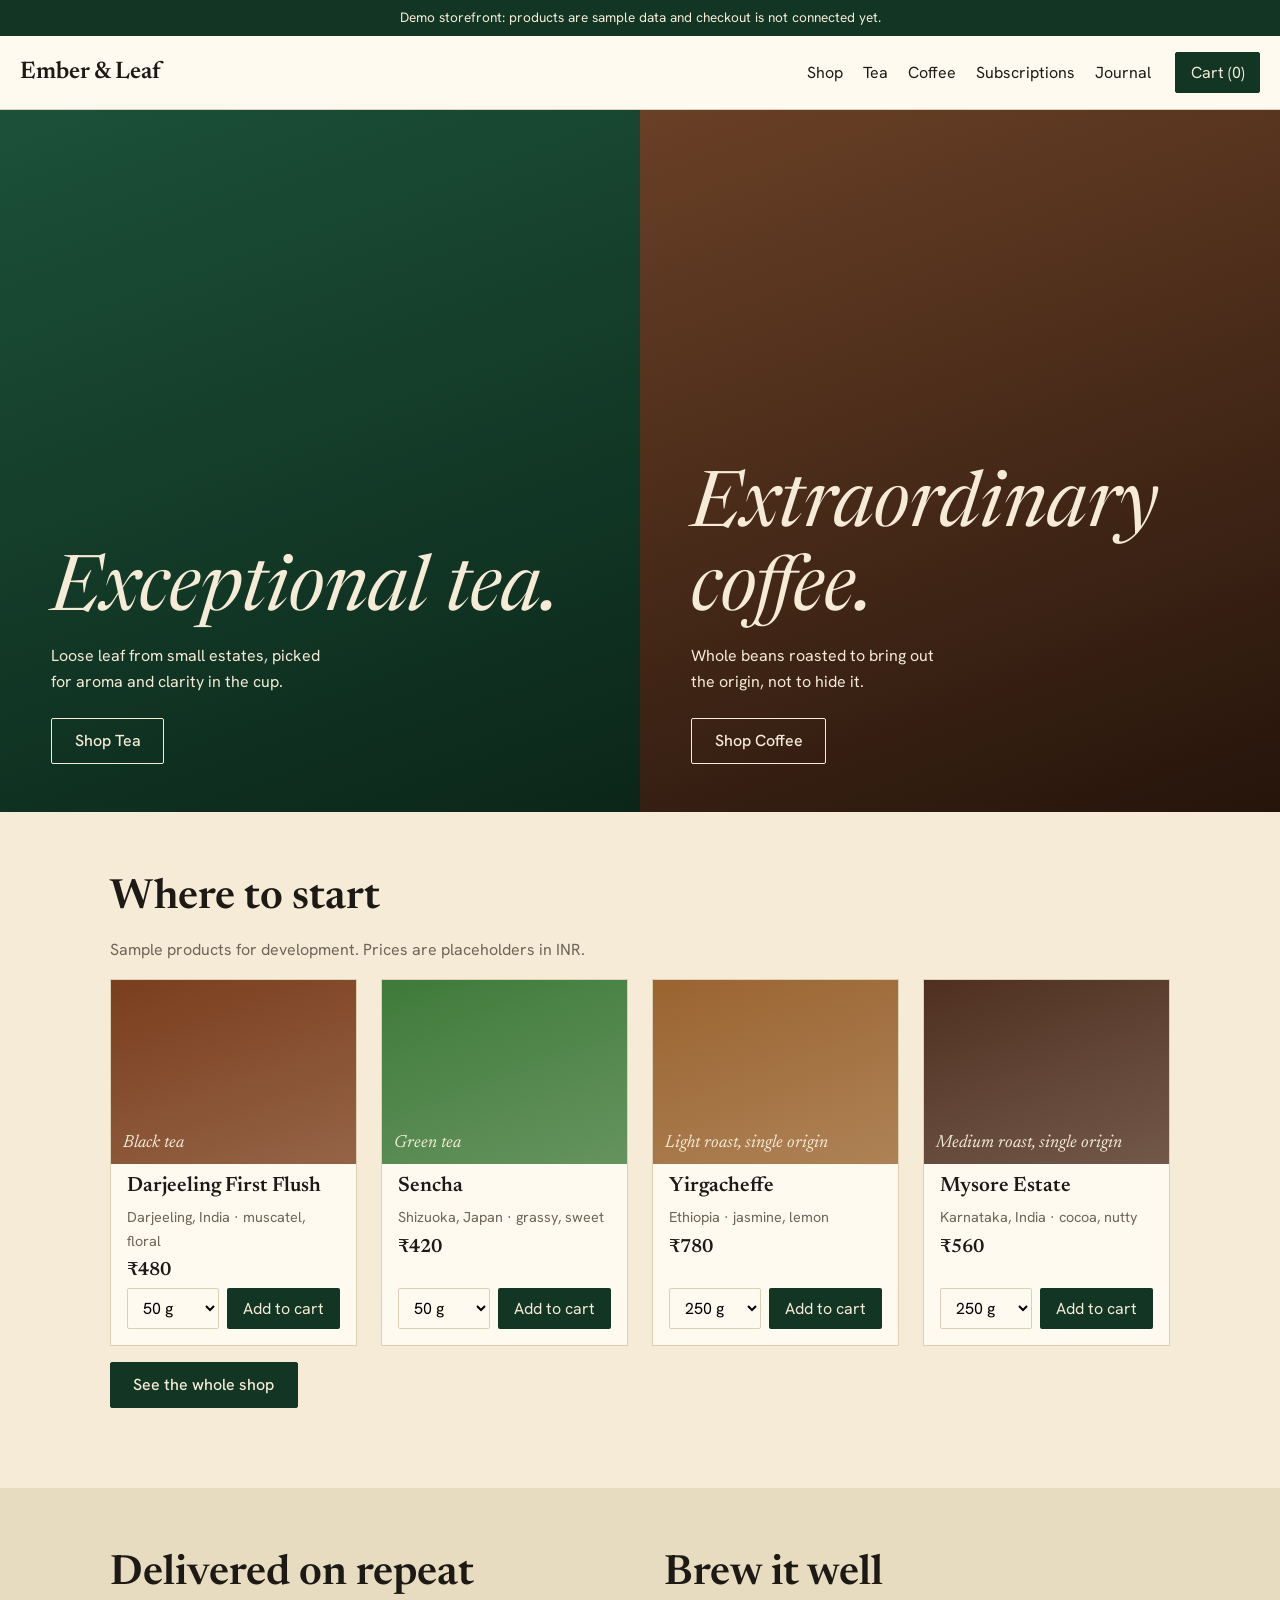
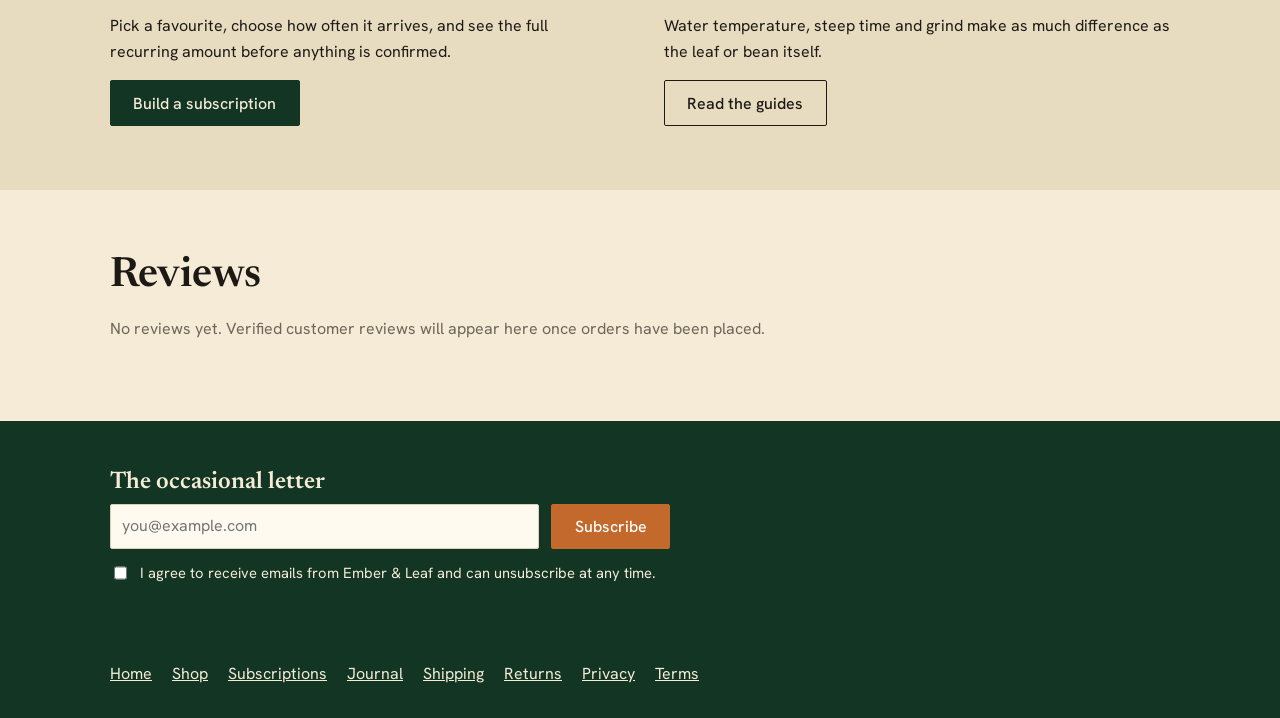
<file: index.html>
<!doctype html>
<html lang="en">
<head>
<meta charset="utf-8">
<meta name="viewport" content="width=device-width, initial-scale=1">
<title>Exceptional tea. Extraordinary coffee. – Ember &amp; Leaf</title>
<meta name="description" content="Loose-leaf tea and specialty coffee beans, delivered once or on repeat.">
<link rel="preconnect" href="https://fonts.googleapis.com">
<link rel="preconnect" href="https://fonts.gstatic.com" crossorigin>
<link href="https://fonts.googleapis.com/css2?family=Newsreader:ital,opsz,wght@0,6..72,400;0,6..72,600;1,6..72,400&family=Hanken+Grotesk:wght@400;500;700&display=swap" rel="stylesheet">
<link rel="stylesheet" href="style.css">
</head>
<body data-page="home">
<main id="main">
<section class="hero" aria-label="Shop by tea or coffee">
  <div class="panel tea" tabindex="0">
    <h1>Exceptional tea.</h1>
    <p>Loose leaf from small estates, picked for aroma and clarity in the cup.</p>
    <a class="btn" href="shop.html?cat=tea">Shop Tea</a>
  </div>
  <div class="panel coffee" tabindex="0">
    <h1>Extraordinary coffee.</h1>
    <p>Whole beans roasted to bring out the origin, not to hide it.</p>
    <a class="btn" href="shop.html?cat=coffee">Shop Coffee</a>
  </div>
</section>
<section class="wrap">
  <h2>Where to start</h2>
  <p class="muted">Sample products for development. Prices are placeholders in INR.</p>
  <div id="featured" class="grid"></div>
  <p><a class="btn solid" href="shop.html">See the whole shop</a></p>
</section>
<section class="band"><div class="wrap two">
  <div><h2>Delivered on repeat</h2><p>Pick a favourite, choose how often it arrives, and see the full recurring amount before anything is confirmed.</p><a class="btn solid" href="subscriptions.html">Build a subscription</a></div>
  <div><h2>Brew it well</h2><p>Water temperature, steep time and grind make as much difference as the leaf or bean itself.</p><a class="btn" href="journal.html">Read the guides</a></div>
</div></section>
<section class="wrap"><h2>Reviews</h2><p class="muted">No reviews yet. Verified customer reviews will appear here once orders have been placed.</p></section>
</main>
<script src="script.js"></script>
</body>
</html>
</file>
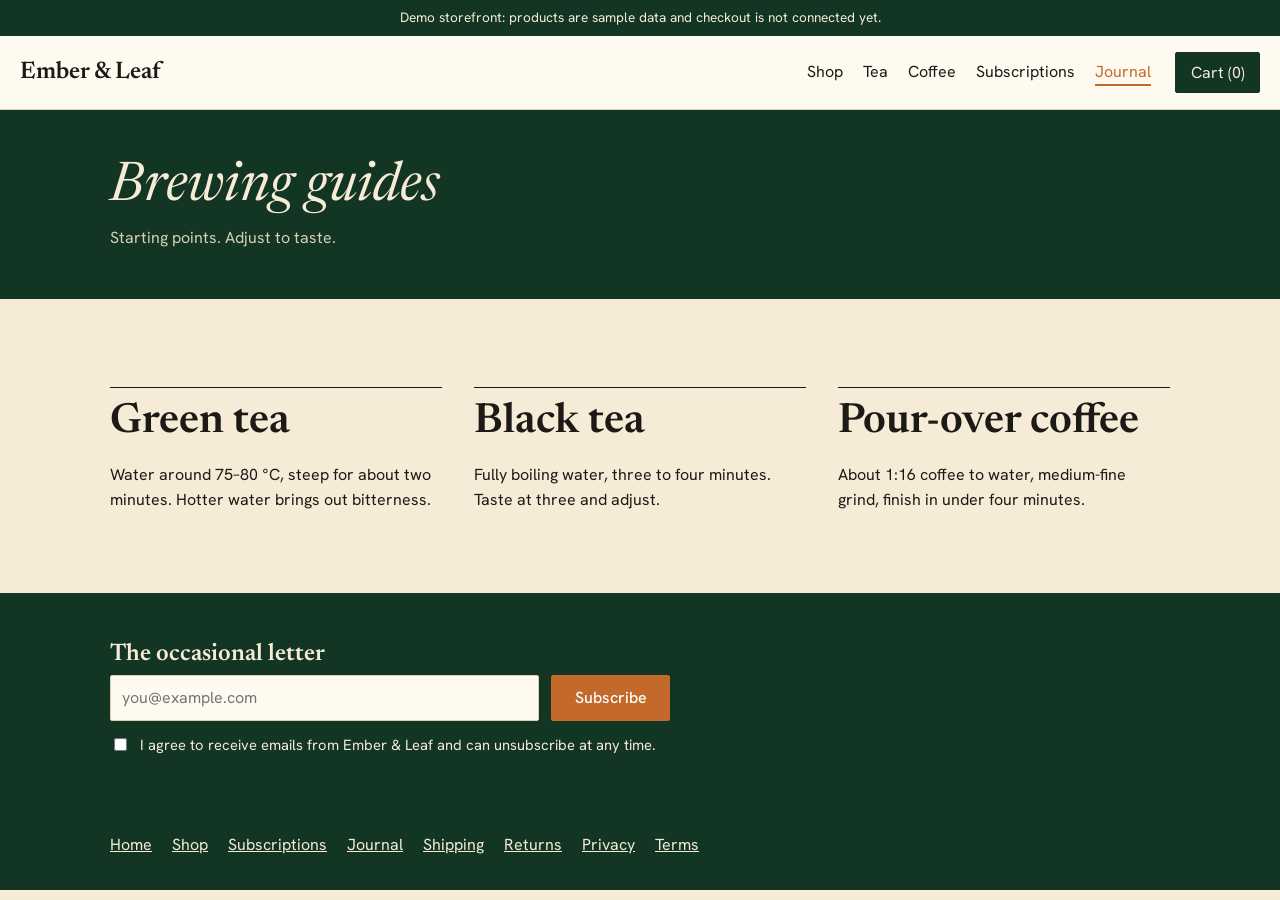
<file: journal.html>
<!doctype html>
<html lang="en">
<head>
<meta charset="utf-8">
<meta name="viewport" content="width=device-width, initial-scale=1">
<title>Journal – Ember &amp; Leaf</title>
<meta name="description" content="Brewing guides for tea and coffee.">
<link rel="preconnect" href="https://fonts.googleapis.com">
<link rel="preconnect" href="https://fonts.gstatic.com" crossorigin>
<link href="https://fonts.googleapis.com/css2?family=Newsreader:ital,opsz,wght@0,6..72,400;0,6..72,600;1,6..72,400&family=Hanken+Grotesk:wght@400;500;700&display=swap" rel="stylesheet">
<link rel="stylesheet" href="style.css">
</head>
<body data-page="journal">
<main id="main">
<div class="pagehead"><div class="wrap"><h1>Brewing guides</h1><p>Starting points. Adjust to taste.</p></div></div>
<section class="wrap"><div class="guides">
  <article><h2>Green tea</h2><p>Water around 75–80 °C, steep for about two minutes. Hotter water brings out bitterness.</p></article>
  <article><h2>Black tea</h2><p>Fully boiling water, three to four minutes. Taste at three and adjust.</p></article>
  <article><h2>Pour-over coffee</h2><p>About 1:16 coffee to water, medium-fine grind, finish in under four minutes.</p></article>
</div></section>
</main>
<script src="script.js"></script>
</body>
</html>
</file>
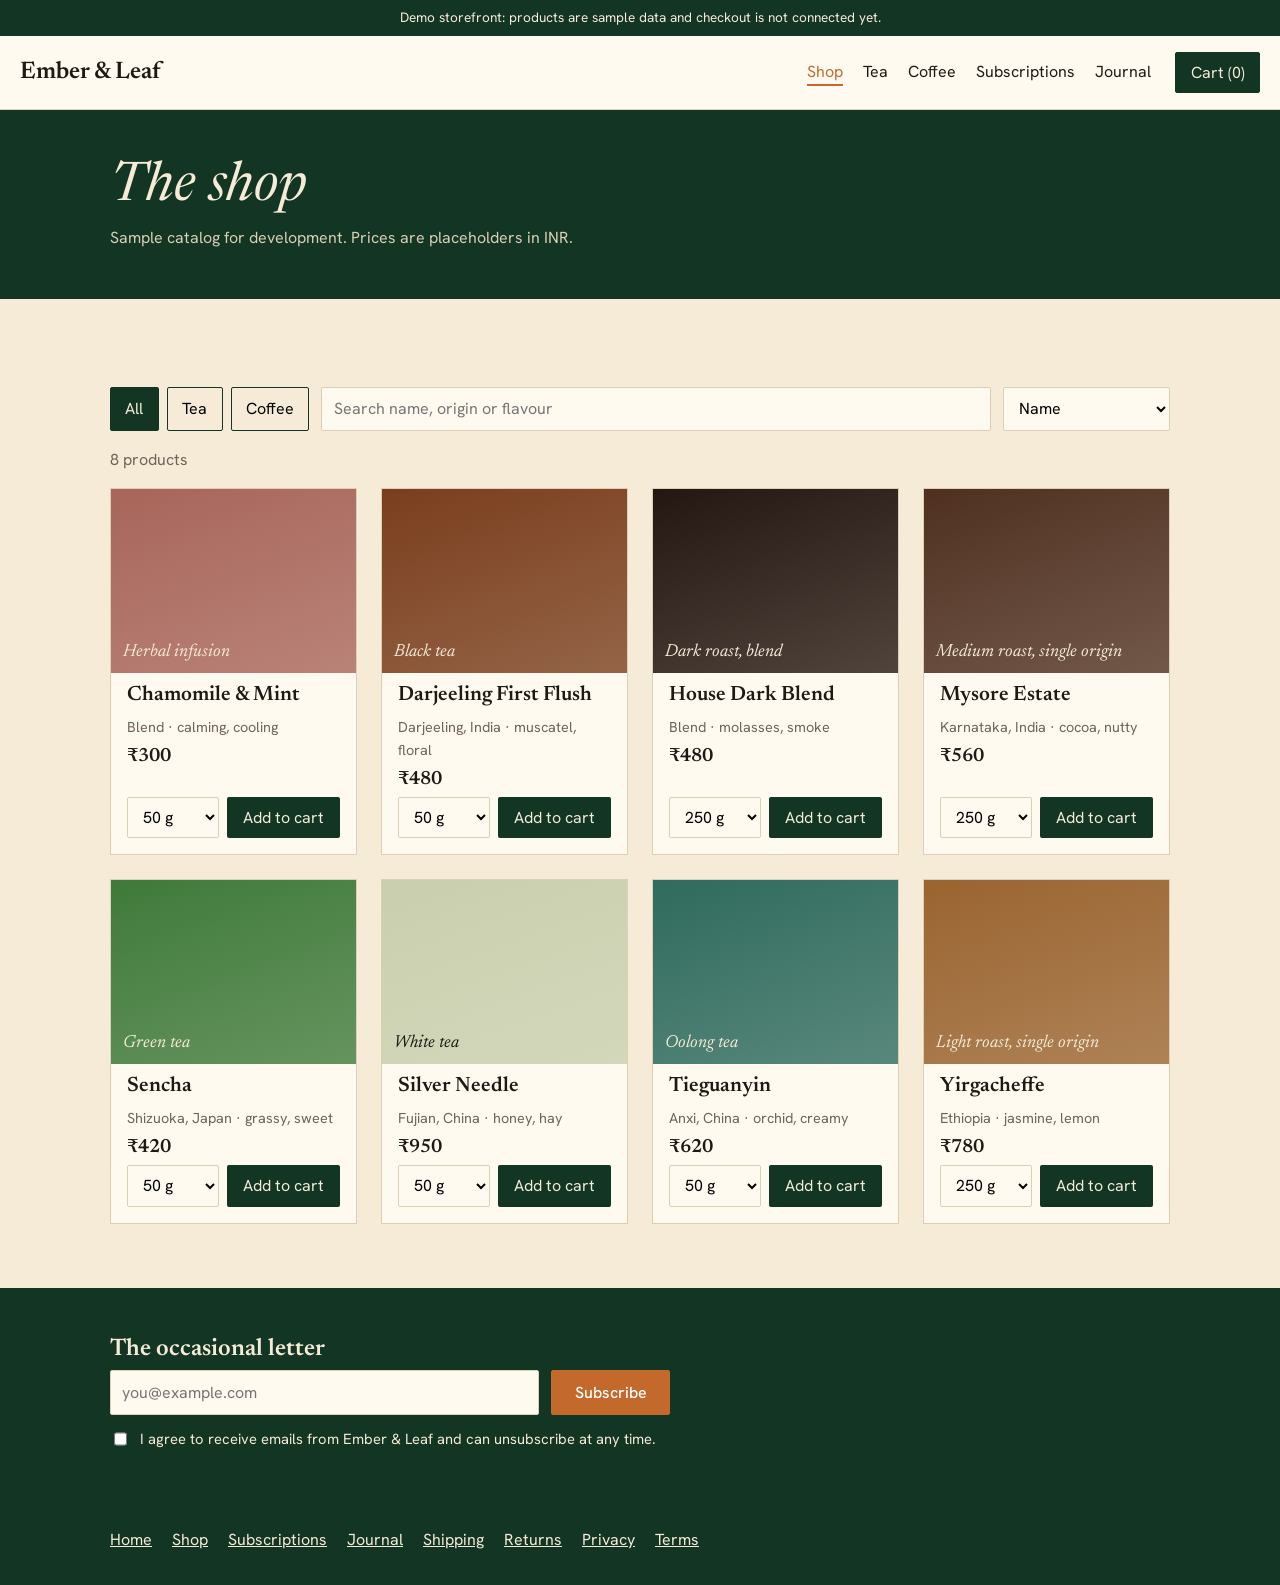
<file: shop.html>
<!doctype html>
<html lang="en">
<head>
<meta charset="utf-8">
<meta name="viewport" content="width=device-width, initial-scale=1">
<title>Shop – Ember &amp; Leaf</title>
<meta name="description" content="Browse loose-leaf tea and specialty coffee beans.">
<link rel="preconnect" href="https://fonts.googleapis.com">
<link rel="preconnect" href="https://fonts.gstatic.com" crossorigin>
<link href="https://fonts.googleapis.com/css2?family=Newsreader:ital,opsz,wght@0,6..72,400;0,6..72,600;1,6..72,400&family=Hanken+Grotesk:wght@400;500;700&display=swap" rel="stylesheet">
<link rel="stylesheet" href="style.css">
</head>
<body data-page="shop">
<main id="main">
<div class="pagehead"><div class="wrap"><h1 id="shop-title">The shop</h1><p>Sample catalog for development. Prices are placeholders in INR.</p></div></div>
<section class="wrap">
  <div class="tools">
    <div class="chips" role="group" aria-label="Category">
      <button data-filter="all" aria-pressed="true">All</button>
      <button data-filter="tea" aria-pressed="false">Tea</button>
      <button data-filter="coffee" aria-pressed="false">Coffee</button>
    </div>
    <label class="sr" for="q">Search products</label>
    <input id="q" type="search" placeholder="Search name, origin or flavour">
    <label class="sr" for="sort">Sort</label>
    <select id="sort"><option value="name">Name</option><option value="low">Price: low to high</option><option value="high">Price: high to low</option></select>
  </div>
  <p id="result-count" class="muted" aria-live="polite"></p>
  <div id="grid" class="grid"></div>
</section>
</main>
<script src="script.js"></script>
</body>
</html>
</file>
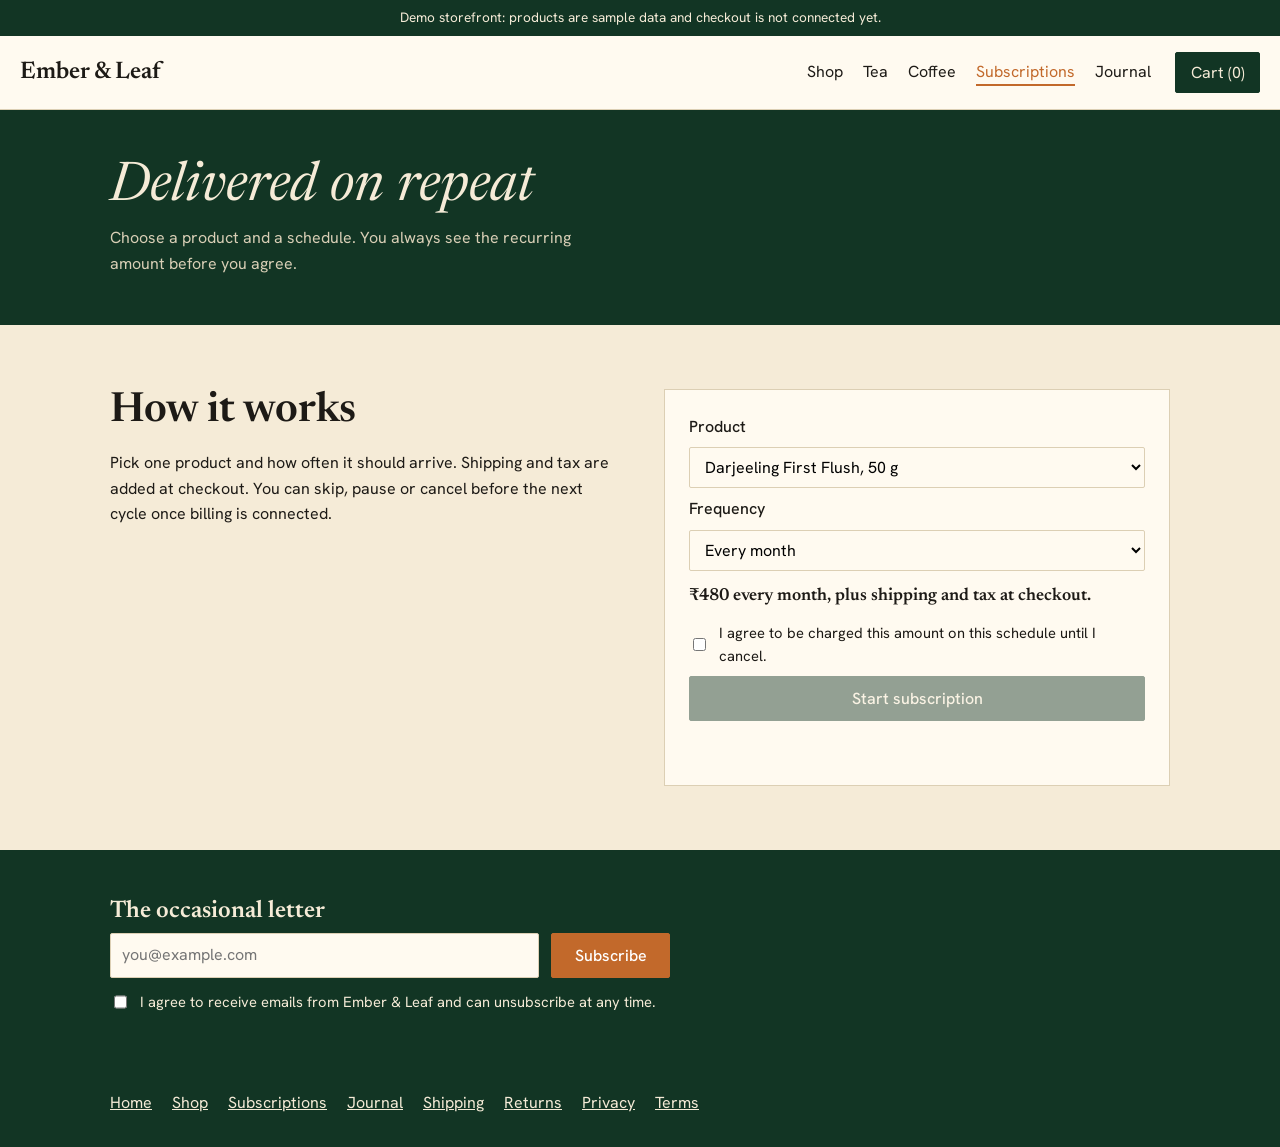
<file: subscription.html>
<!doctype html>
<html lang="en">
<head>
<meta charset="utf-8">
<meta name="viewport" content="width=device-width, initial-scale=1">
<title>Subscriptions – Ember &amp; Leaf</title>
<meta name="description" content="Tea and coffee delivered on a schedule you choose.">
<link rel="preconnect" href="https://fonts.googleapis.com">
<link rel="preconnect" href="https://fonts.gstatic.com" crossorigin>
<link href="https://fonts.googleapis.com/css2?family=Newsreader:ital,opsz,wght@0,6..72,400;0,6..72,600;1,6..72,400&family=Hanken+Grotesk:wght@400;500;700&display=swap" rel="stylesheet">
<link rel="stylesheet" href="style.css">
</head>
<body data-page="subs">
<main id="main">
<div class="pagehead"><div class="wrap"><h1>Delivered on repeat</h1><p>Choose a product and a schedule. You always see the recurring amount before you agree.</p></div></div>
<section class="wrap two">
  <div><h2>How it works</h2><p>Pick one product and how often it should arrive. Shipping and tax are added at checkout. You can skip, pause or cancel before the next cycle once billing is connected.</p></div>
  <form id="sub-form" class="box">
    <label for="sub-product">Product</label><select id="sub-product"></select>
    <label for="sub-freq">Frequency</label>
    <select id="sub-freq"><option value="Every week">Every week</option><option value="Every 2 weeks">Every 2 weeks</option><option value="Every month" selected>Every month</option></select>
    <p id="sub-summary" class="sum"></p>
    <label class="check"><input type="checkbox" id="sub-consent"> I agree to be charged this amount on this schedule until I cancel.</label>
    <button class="btn solid" id="sub-go" disabled>Start subscription</button>
    <p id="sub-msg" class="muted" role="status"></p>
  </form>
</section>
</main>
<script src="script.js"></script>
</body>
</html>
</file>
<file: style.css>
:root{--forest:#123524;--cream:#f5ebd7;--paper:#fffaf0;--sage:#b9c9a3;--coffee:#3b2417;--copper:#c2692b;--ink:#1d1a16;--line:#dccfb4;--muted:#6e6558;
--serif:"Newsreader",Georgia,serif;--sans:"Hanken Grotesk",system-ui,sans-serif}
*{box-sizing:border-box}
html{scroll-behavior:smooth}
body{margin:0;background:var(--cream);color:var(--ink);font:1rem/1.6 var(--sans)}
h1,h2,h3{font-family:var(--serif);font-weight:600;line-height:1.1;margin:0 0 .5rem}
h2{font-size:clamp(1.8rem,4vw,2.6rem)}
a{color:inherit}
:focus-visible{outline:3px solid var(--copper);outline-offset:2px}
.sr{position:absolute;width:1px;height:1px;overflow:hidden;clip:rect(0 0 0 0)}
.skip{position:absolute;left:-999px}.skip:focus{left:1rem;top:1rem;background:#fff;padding:.5rem;z-index:99}
.wrap{max-width:1100px;margin:0 auto;padding:4rem 1.25rem}
.muted{color:var(--muted)}
.bar{margin:0;background:var(--forest);color:var(--cream);text-align:center;font-size:.85rem;padding:.45rem 1rem}
.head{display:flex;align-items:center;gap:1.5rem;padding:1rem 1.25rem;border-bottom:1px solid var(--line);position:sticky;top:0;background:var(--cream);z-index:5}
.logo{font:600 1.5rem var(--serif);text-decoration:none;margin-right:auto}
.head nav{display:flex;gap:1.25rem}.head nav a{text-decoration:none}.head nav a:hover{color:var(--copper)}
.cart-btn,.chips button,#close-cart{font:inherit;border:1px solid var(--forest);background:none;border-radius:2px;padding:.4rem .9rem;cursor:pointer}
.cart-btn{background:var(--forest);color:var(--cream)}

/* Hero: two halves, the hovered/focused half widens */
.hero{display:flex;min-height:78vh}
.panel{flex:1;display:flex;flex-direction:column;justify-content:flex-end;padding:3rem clamp(1.25rem,4vw,3.5rem);transition:flex .5s ease;color:var(--cream)}
.panel:hover,.panel:focus-within{flex:1.5}
.panel h1{font-size:clamp(2.4rem,6vw,5rem);font-weight:400;font-style:italic}
.panel p{max-width:30ch;margin:0 0 1.5rem}
.tea{background:var(--forest)}.coffee{background:var(--coffee)}
.btn{display:inline-block;align-self:flex-start;padding:.7rem 1.4rem;border:1px solid currentColor;text-decoration:none;font:500 1rem var(--sans);background:none;color:inherit;cursor:pointer;border-radius:2px;transition:background .2s,color .2s}
.btn:hover{background:var(--cream);color:var(--ink)}
.btn.solid{background:var(--forest);color:var(--cream);border-color:var(--forest)}
.btn.solid:hover{background:var(--copper);border-color:var(--copper);color:#fff}
.btn:disabled{opacity:.45;cursor:not-allowed}

.tools{display:flex;flex-wrap:wrap;gap:.75rem;margin:1.5rem 0 .5rem}
.chips{display:flex;gap:.5rem}
.chips button[aria-pressed=true]{background:var(--forest);color:var(--cream)}
input[type=search],input[type=email],select{font:inherit;padding:.5rem .7rem;border:1px solid var(--line);background:#fff;border-radius:2px;min-width:0}
input[type=search]{flex:1;min-width:200px}

.grid{display:grid;grid-template-columns:repeat(auto-fill,minmax(240px,1fr));gap:1.5rem;margin-top:1rem}
.card{display:flex;flex-direction:column;border-top:2px solid var(--ink);padding-top:.75rem}
.swatch{aspect-ratio:4/3;display:flex;align-items:flex-end;padding:.75rem;color:var(--cream);font:italic 1.1rem var(--serif);margin-bottom:.75rem}
.swatch.tea{background:var(--forest)}.swatch.coffee{background:var(--coffee)}
.card h3{font-size:1.3rem}
.card .meta{color:var(--muted);font-size:.9rem;margin:0}
.card .price{font:600 1.2rem var(--serif);margin:.5rem 0}
.buy{display:flex;gap:.5rem;margin-top:auto}.buy select{flex:1}
.buy button{padding:.5rem 1rem;border:0;background:var(--forest);color:var(--cream);cursor:pointer;border-radius:2px;font:inherit}
.buy button:hover{background:var(--copper)}
.empty{grid-column:1/-1;padding:2rem 0}

.band{background:var(--sage)}
.band.sage{background:var(--sage)}
#subscribe{background:#e9e2d2}
.two{display:grid;grid-template-columns:1fr 1fr;gap:3rem;align-items:start}
.box{background:#fff;padding:1.5rem;border:1px solid var(--line);display:grid;gap:.5rem}
.box label{font-weight:500}
.sum{font:600 1.1rem var(--serif);margin:.5rem 0}
.check{display:flex;gap:.6rem;font-weight:400!important;font-size:.92rem}
.guides{display:grid;grid-template-columns:repeat(auto-fit,minmax(240px,1fr));gap:2rem;margin-top:1.5rem}
.guides article{border-top:1px solid var(--ink);padding-top:.75rem}
.news{display:flex;flex-wrap:wrap;gap:.75rem;max-width:560px}.news input[type=email]{flex:1;min-width:220px}.full{flex-basis:100%}
.foot{background:var(--forest);color:var(--cream)}
.foot .wrap{padding:2rem 1.25rem;display:flex;flex-wrap:wrap;justify-content:space-between;gap:1rem}
.foot nav{display:flex;gap:1.25rem}

.scrim{position:fixed;inset:0;background:rgba(0,0,0,.4);z-index:9}
.cart{position:fixed;top:0;right:0;bottom:0;width:min(400px,100%);background:var(--cream);z-index:10;display:flex;flex-direction:column;transform:translateX(100%);transition:transform .3s ease;padding:1.25rem}
.cart.open{transform:none}
.cart-top{display:flex;justify-content:space-between;align-items:center}
#cart-items{flex:1;overflow:auto}
.line{display:grid;grid-template-columns:1fr auto;gap:.25rem;padding:.75rem 0;border-bottom:1px solid var(--line)}
.qty{display:flex;align-items:center;gap:.4rem}.qty button{width:1.8rem;height:1.8rem;border:1px solid var(--line);background:#fff;cursor:pointer}
.total{display:flex;justify-content:space-between;font-size:1.15rem;margin:.5rem 0}
.cart-foot .btn{width:100%;text-align:center}

@media(max-width:760px){.hero{flex-direction:column;min-height:auto}.panel{min-height:55vh}.two{grid-template-columns:1fr}.head nav{display:none}}
@media(prefers-reduced-motion:reduce){*{transition:none!important;scroll-behavior:auto!important}}

/* v2: warmer grading, inner pages */
.tea{background:linear-gradient(160deg,#1c5139,#0b2619)}
.coffee{background:linear-gradient(160deg,#6a4026,#25140b)}
.head{background:var(--paper)}
.head nav a[aria-current=page]{color:var(--copper);border-bottom:2px solid var(--copper)}
.pagehead{background:var(--forest);color:var(--cream)}
.pagehead .wrap{padding:3rem 1.25rem}
.pagehead h1{font-size:clamp(2rem,5vw,3.4rem);font-weight:400;font-style:italic}
.pagehead p{margin:0;max-width:52ch;color:#d9cfb6}
.card{background:var(--paper);border:1px solid var(--line);padding:0 0 1rem}
.card>*:not(.swatch){margin-left:1rem;margin-right:1rem}
.card .swatch{margin:0 0 .75rem}
.swatch.light{color:var(--ink)}
input[type=search],input[type=email],select,.box{background:var(--paper)}
.btn:hover{background:var(--ink);color:var(--cream)}
.panel .btn:hover{background:var(--cream);color:var(--ink)}
.band{background:#e8dcc0}
.chips button:hover{border-color:var(--copper)}
.foot{background:var(--forest)}
.foot .wrap{display:block;padding:3rem 1.25rem 2rem}
.foot-grid{display:flex;flex-wrap:wrap;justify-content:space-between;gap:2rem}
.foot h2{font-size:1.5rem}
.foot .muted{color:#cdbf9f}
.foot .btn.solid{background:var(--copper);border-color:var(--copper);color:#fff}
.foot .btn.solid:hover{background:var(--cream);color:var(--ink)}
.foot nav{flex-wrap:wrap}
@media(max-width:760px){.head{flex-wrap:wrap}.head nav{display:flex;order:3;width:100%;overflow-x:auto;gap:1rem;padding-bottom:.25rem}}
</file>
